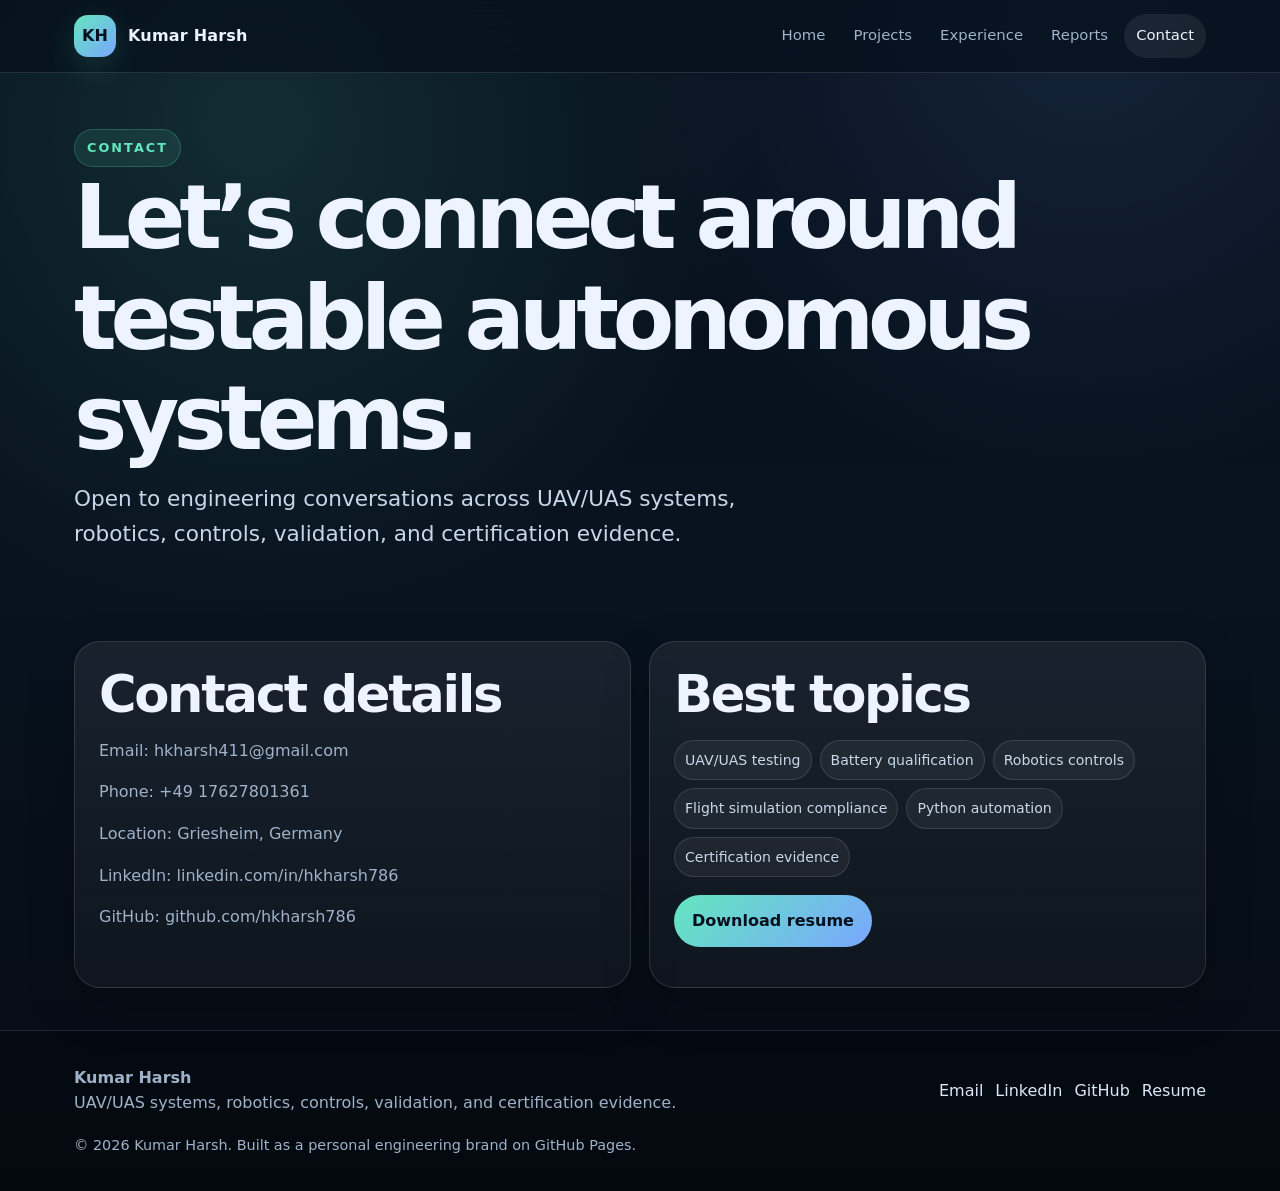
<file: contact.html>
<!DOCTYPE html>
<html lang="en">
<head>
  <meta charset="utf-8" />
  <meta name="viewport" content="width=device-width, initial-scale=1" />
  <meta name="description" content="Contact Kumar Harsh for UAV/UAS systems, robotics, controls, and certification engineering opportunities." />
  <title>Contact | Kumar Harsh</title>
  <link rel="stylesheet" href="styles.css" />
</head>
<body>
<a class="skip-link" href="#main">Skip to content</a>
<header class="site-header">
  <nav class="nav" aria-label="Main navigation">
    <a class="brand-mark" href="index.html"><span class="brand-logo">KH</span><span>Kumar Harsh</span></a>
    <button class="nav-toggle" aria-expanded="false" aria-controls="nav-links">Menu</button>
    <div class="nav-links" id="nav-links">
      <a href="index.html">Home</a>
      <a href="projects.html">Projects</a>
      <a href="experience.html">Experience</a>
      <a href="reports.html">Reports</a>
      <a class="active" href="contact.html">Contact</a>
    </div>
  </nav>
</header>
<main id="main">
  <section class="case-hero"><div class="container"><span class="kicker">Contact</span><h1>Let’s connect around testable autonomous systems.</h1><p class="lead">Open to engineering conversations across UAV/UAS systems, robotics, controls, validation, and certification evidence.</p></div></section>
  <section class="section compact"><div class="container grid two">
    <div class="card"><h2>Contact details</h2><p>Email: <a href="mailto:hkharsh411@gmail.com">hkharsh411@gmail.com</a></p><p>Phone: <a href="tel:+4917627801361">+49 17627801361</a></p><p>Location: Griesheim, Germany</p><p>LinkedIn: <a href="https://www.linkedin.com/in/hkharsh786/" target="_blank" rel="noopener">linkedin.com/in/hkharsh786</a></p><p>GitHub: <a href="https://github.com/hkharsh786" target="_blank" rel="noopener">github.com/hkharsh786</a></p></div>
    <div class="card"><h2>Best topics</h2><div class="pill-list"><span class="pill">UAV/UAS testing</span><span class="pill">Battery qualification</span><span class="pill">Robotics controls</span><span class="pill">Flight simulation compliance</span><span class="pill">Python automation</span><span class="pill">Certification evidence</span></div><p style="margin-top:18px"><a class="button primary" href="assets/resume/Kumar_Harsh_Professional_Resume.pdf" target="_blank" rel="noopener">Download resume</a></p></div>
  </div></section>
</main>
<footer class="footer">
  <div class="container footer-grid">
    <div>
      <strong>Kumar Harsh</strong><br />
      <span>UAV/UAS systems, robotics, controls, validation, and certification evidence.</span>
    </div>
    <div class="mini-links">
      <a href="mailto:hkharsh411@gmail.com">Email</a>
      <a href="https://www.linkedin.com/in/hkharsh786/" target="_blank" rel="noopener">LinkedIn</a>
      <a href="https://github.com/hkharsh786" target="_blank" rel="noopener">GitHub</a>
      <a href="assets/resume/Kumar_Harsh_Professional_Resume.pdf" target="_blank" rel="noopener">Resume</a>
    </div>
  </div>
  <div class="container" style="margin-top:18px;font-size:.9rem">© <span id="year"></span> Kumar Harsh. Built as a personal engineering brand on GitHub Pages.</div>
</footer>
<script src="script.js"></script>
</body></html>
</file>
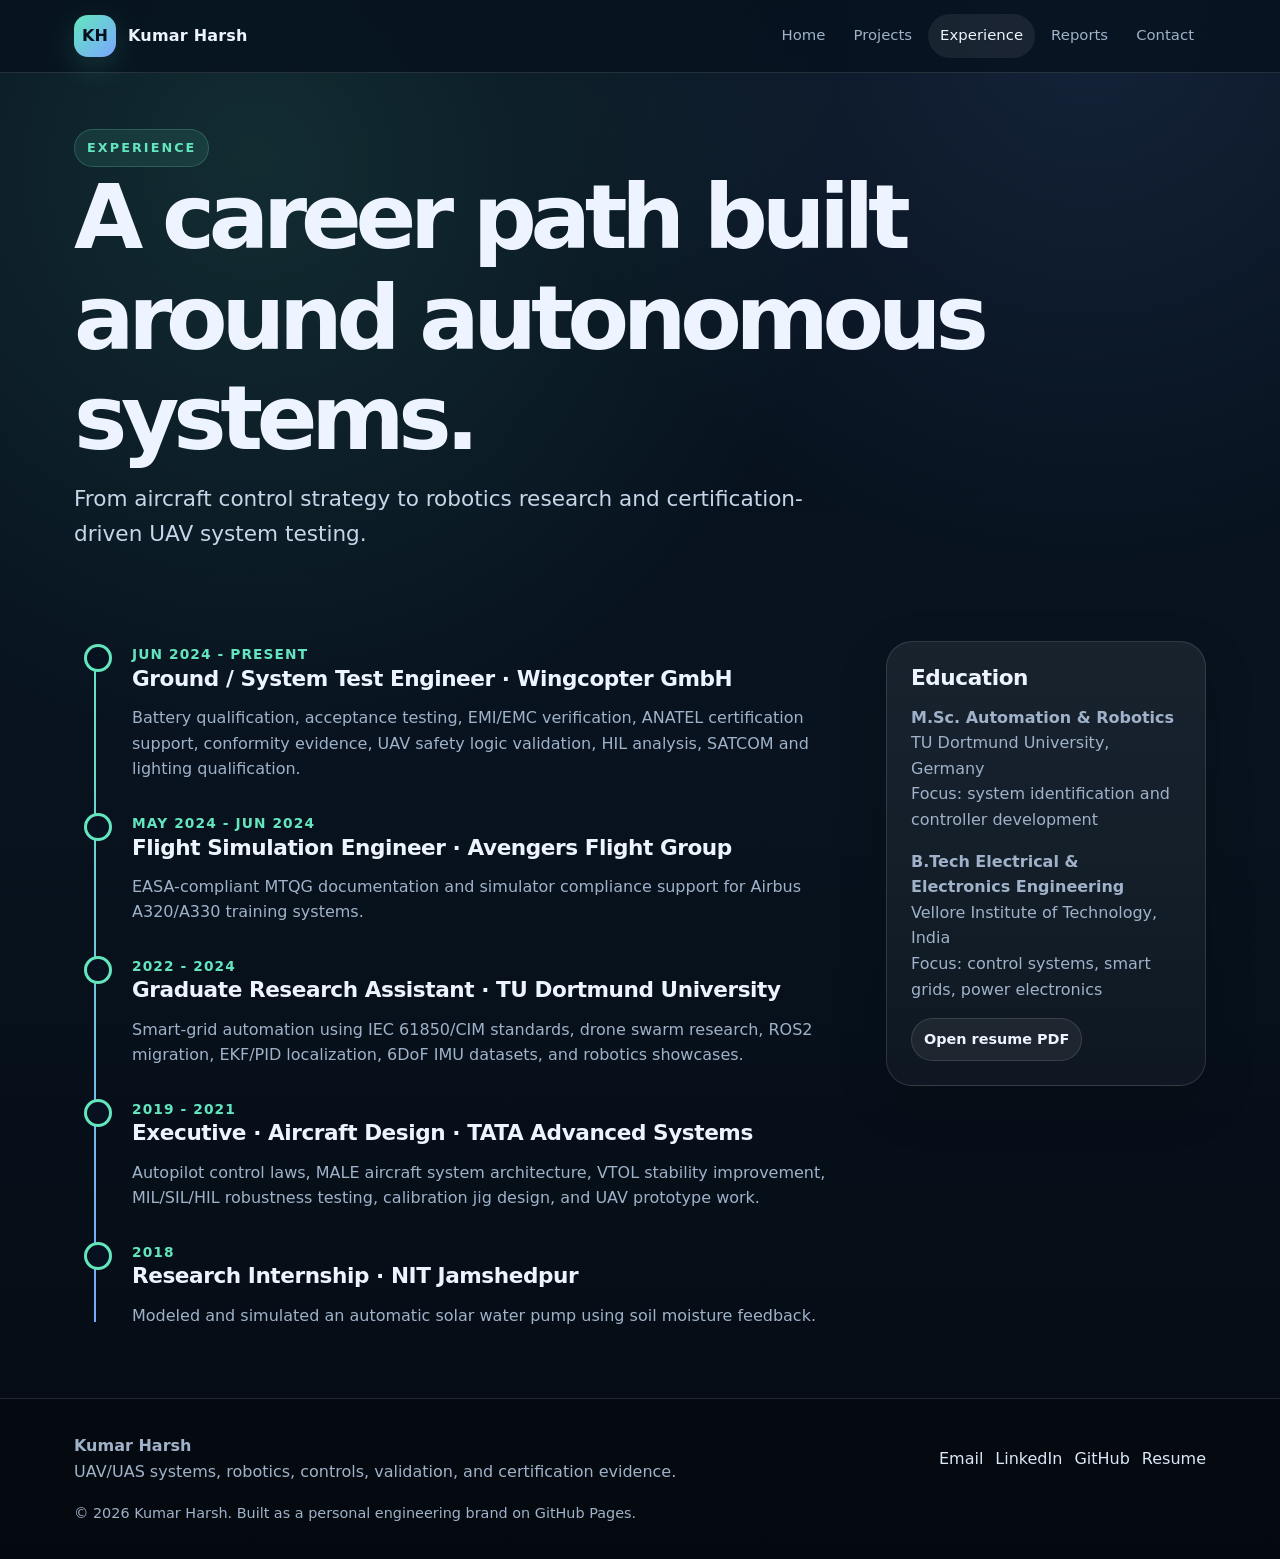
<file: experience.html>
<!DOCTYPE html>
<html lang="en">
<head>
  <meta charset="utf-8" />
  <meta name="viewport" content="width=device-width, initial-scale=1" />
  <meta name="description" content="Professional experience timeline for Kumar Harsh in UAV testing, flight simulation, robotics research, smart grids, and aircraft design." />
  <title>Experience | Kumar Harsh</title>
  <link rel="stylesheet" href="styles.css" />
</head>
<body>
<a class="skip-link" href="#main">Skip to content</a>
<header class="site-header">
  <nav class="nav" aria-label="Main navigation">
    <a class="brand-mark" href="index.html"><span class="brand-logo">KH</span><span>Kumar Harsh</span></a>
    <button class="nav-toggle" aria-expanded="false" aria-controls="nav-links">Menu</button>
    <div class="nav-links" id="nav-links">
      <a href="index.html">Home</a>
      <a href="projects.html">Projects</a>
      <a class="active" href="experience.html">Experience</a>
      <a href="reports.html">Reports</a>
      <a href="contact.html">Contact</a>
    </div>
  </nav>
</header>
<main id="main">
  <section class="case-hero"><div class="container"><span class="kicker">Experience</span><h1>A career path built around autonomous systems.</h1><p class="lead">From aircraft control strategy to robotics research and certification-driven UAV system testing.</p></div></section>
  <section class="section compact"><div class="container case-layout"><div>
    <div class="timeline">
      <article class="timeline-item"><span class="date">Jun 2024 - Present</span><h3>Ground / System Test Engineer · Wingcopter GmbH</h3><p>Battery qualification, acceptance testing, EMI/EMC verification, ANATEL certification support, conformity evidence, UAV safety logic validation, HIL analysis, SATCOM and lighting qualification.</p></article>
      <article class="timeline-item"><span class="date">May 2024 - Jun 2024</span><h3>Flight Simulation Engineer · Avengers Flight Group</h3><p>EASA-compliant MTQG documentation and simulator compliance support for Airbus A320/A330 training systems.</p></article>
      <article class="timeline-item"><span class="date">2022 - 2024</span><h3>Graduate Research Assistant · TU Dortmund University</h3><p>Smart-grid automation using IEC 61850/CIM standards, drone swarm research, ROS2 migration, EKF/PID localization, 6DoF IMU datasets, and robotics showcases.</p></article>
      <article class="timeline-item"><span class="date">2019 - 2021</span><h3>Executive · Aircraft Design · TATA Advanced Systems</h3><p>Autopilot control laws, MALE aircraft system architecture, VTOL stability improvement, MIL/SIL/HIL robustness testing, calibration jig design, and UAV prototype work.</p></article>
      <article class="timeline-item"><span class="date">2018</span><h3>Research Internship · NIT Jamshedpur</h3><p>Modeled and simulated an automatic solar water pump using soil moisture feedback.</p></article>
    </div>
  </div><aside class="card side-card"><h3>Education</h3><p><strong>M.Sc. Automation & Robotics</strong><br>TU Dortmund University, Germany<br>Focus: system identification and controller development</p><p><strong>B.Tech Electrical & Electronics Engineering</strong><br>Vellore Institute of Technology, India<br>Focus: control systems, smart grids, power electronics</p><a class="button small" href="assets/resume/Kumar_Harsh_Professional_Resume.pdf" target="_blank" rel="noopener">Open resume PDF</a></aside></div></section>
</main>
<footer class="footer">
  <div class="container footer-grid">
    <div>
      <strong>Kumar Harsh</strong><br />
      <span>UAV/UAS systems, robotics, controls, validation, and certification evidence.</span>
    </div>
    <div class="mini-links">
      <a href="mailto:hkharsh411@gmail.com">Email</a>
      <a href="https://www.linkedin.com/in/hkharsh786/" target="_blank" rel="noopener">LinkedIn</a>
      <a href="https://github.com/hkharsh786" target="_blank" rel="noopener">GitHub</a>
      <a href="assets/resume/Kumar_Harsh_Professional_Resume.pdf" target="_blank" rel="noopener">Resume</a>
    </div>
  </div>
  <div class="container" style="margin-top:18px;font-size:.9rem">© <span id="year"></span> Kumar Harsh. Built as a personal engineering brand on GitHub Pages.</div>
</footer>
<script src="script.js"></script>
</body></html>
</file>
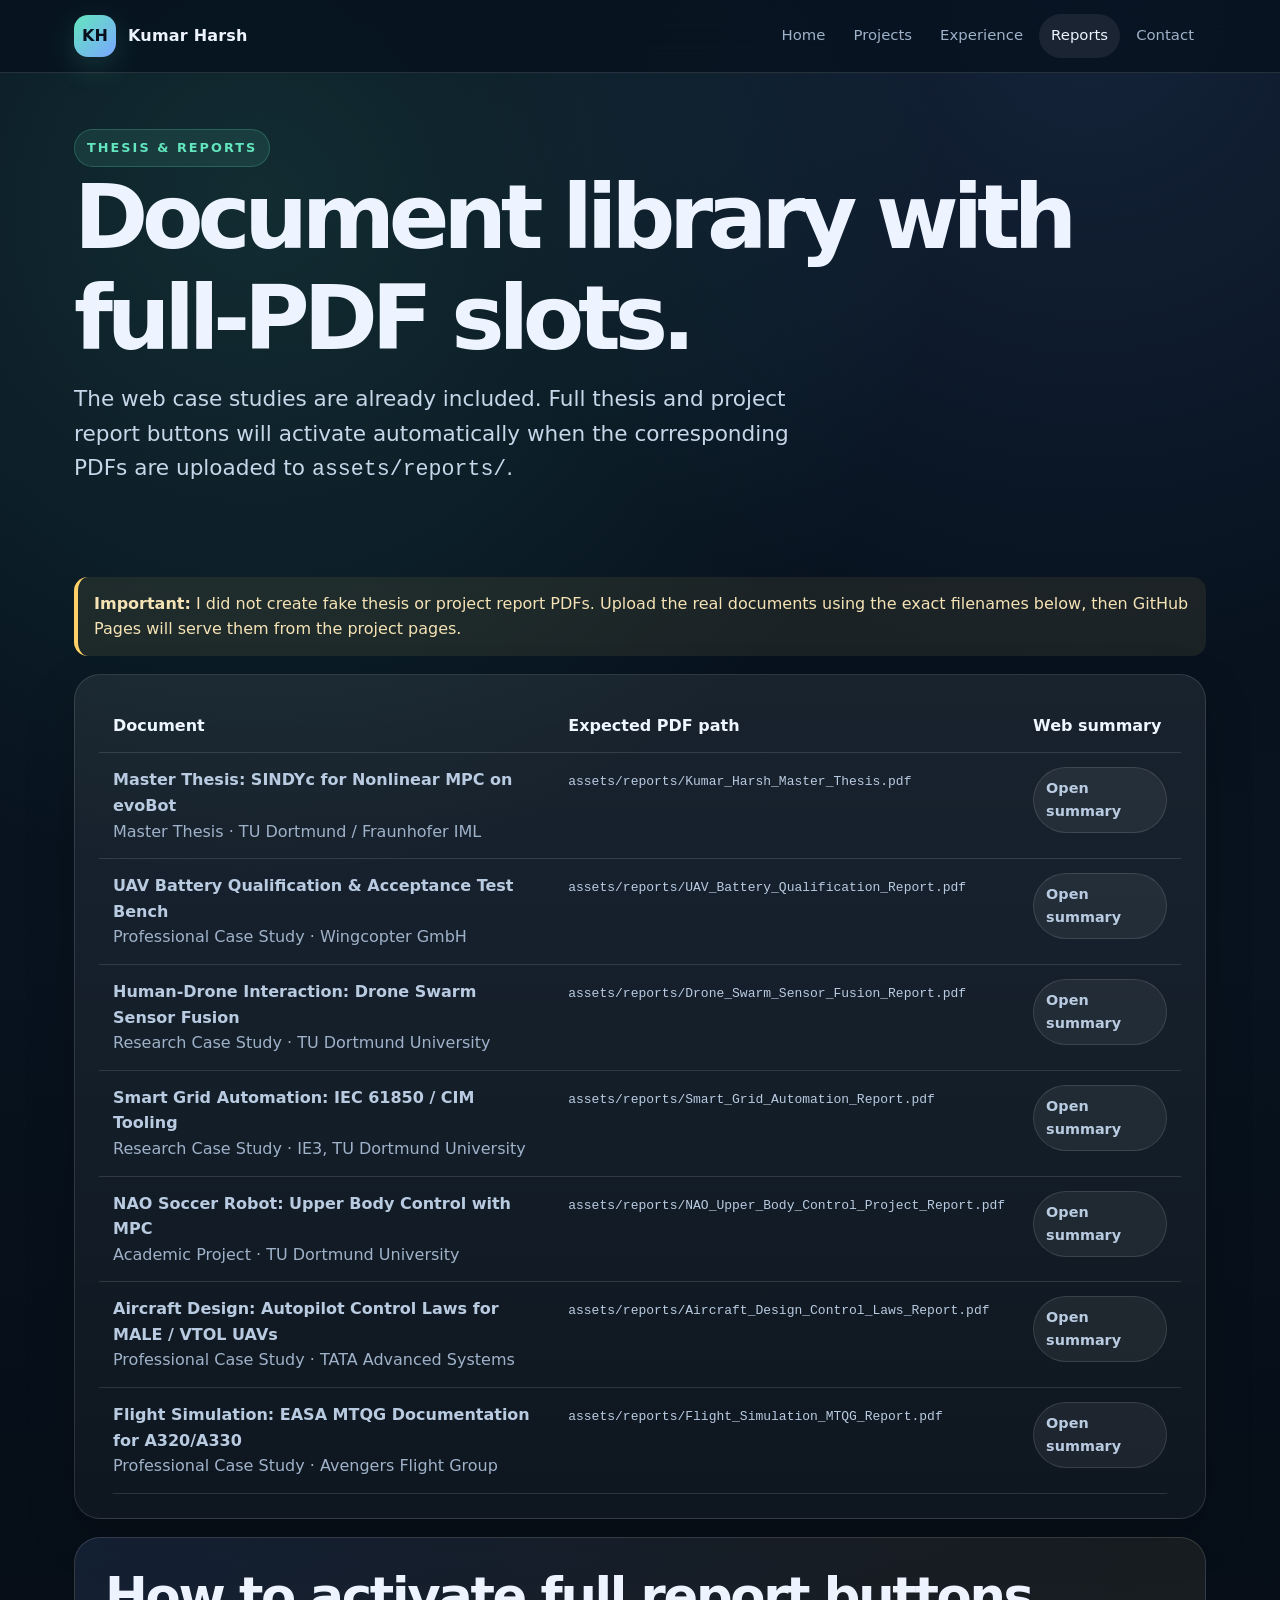
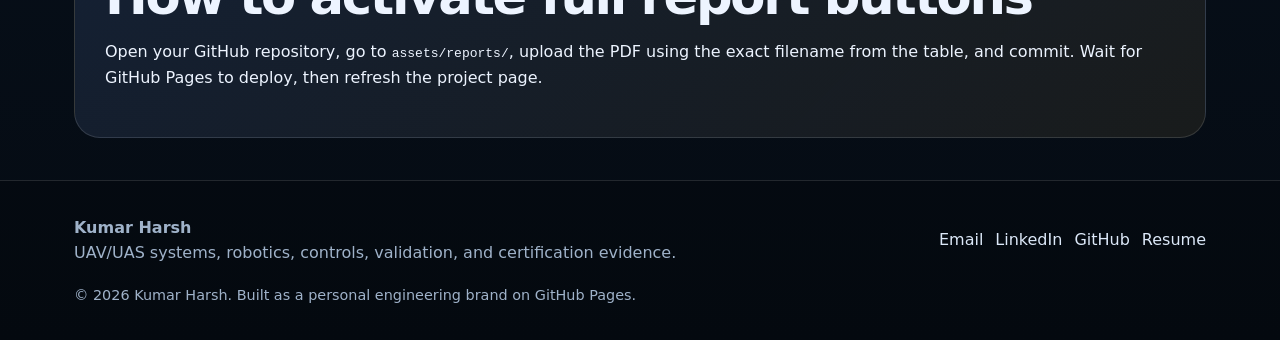
<file: reports.html>
<!DOCTYPE html>
<html lang="en">
<head>
  <meta charset="utf-8" />
  <meta name="viewport" content="width=device-width, initial-scale=1" />
  <meta name="description" content="Report and thesis library for Kumar Harsh portfolio website." />
  <title>Reports &amp; Thesis | Kumar Harsh</title>
  <link rel="stylesheet" href="styles.css" />
</head>
<body>
<a class="skip-link" href="#main">Skip to content</a>
<header class="site-header">
  <nav class="nav" aria-label="Main navigation">
    <a class="brand-mark" href="index.html"><span class="brand-logo">KH</span><span>Kumar Harsh</span></a>
    <button class="nav-toggle" aria-expanded="false" aria-controls="nav-links">Menu</button>
    <div class="nav-links" id="nav-links">
      <a href="index.html">Home</a>
      <a href="projects.html">Projects</a>
      <a href="experience.html">Experience</a>
      <a class="active" href="reports.html">Reports</a>
      <a href="contact.html">Contact</a>
    </div>
  </nav>
</header>
<main id="main">
  <section class="case-hero"><div class="container"><span class="kicker">Thesis & reports</span><h1>Document library with full-PDF slots.</h1><p class="lead">The web case studies are already included. Full thesis and project report buttons will activate automatically when the corresponding PDFs are uploaded to <code>assets/reports/</code>.</p></div></section>
  <section class="section compact"><div class="container">
    <div class="notice"><strong>Important:</strong> I did not create fake thesis or project report PDFs. Upload the real documents using the exact filenames below, then GitHub Pages will serve them from the project pages.</div>
    <div class="card" style="margin-top:18px;overflow:auto"><table class="table"><thead><tr><th>Document</th><th>Expected PDF path</th><th>Web summary</th></tr></thead><tbody><tr><td><strong>Master Thesis: SINDYc for Nonlinear MPC on evoBot</strong><br><span class="muted">Master Thesis · TU Dortmund / Fraunhofer IML</span></td><td><code>assets/reports/Kumar_Harsh_Master_Thesis.pdf</code></td><td><a class="button small" href="projects/master-thesis-sindyc-mpc.html">Open summary</a></td></tr><tr><td><strong>UAV Battery Qualification &amp; Acceptance Test Bench</strong><br><span class="muted">Professional Case Study · Wingcopter GmbH</span></td><td><code>assets/reports/UAV_Battery_Qualification_Report.pdf</code></td><td><a class="button small" href="projects/uav-battery-qualification.html">Open summary</a></td></tr><tr><td><strong>Human-Drone Interaction: Drone Swarm Sensor Fusion</strong><br><span class="muted">Research Case Study · TU Dortmund University</span></td><td><code>assets/reports/Drone_Swarm_Sensor_Fusion_Report.pdf</code></td><td><a class="button small" href="projects/drone-swarm-sensor-fusion.html">Open summary</a></td></tr><tr><td><strong>Smart Grid Automation: IEC 61850 / CIM Tooling</strong><br><span class="muted">Research Case Study · IE3, TU Dortmund University</span></td><td><code>assets/reports/Smart_Grid_Automation_Report.pdf</code></td><td><a class="button small" href="projects/smart-grid-automation.html">Open summary</a></td></tr><tr><td><strong>NAO Soccer Robot: Upper Body Control with MPC</strong><br><span class="muted">Academic Project · TU Dortmund University</span></td><td><code>assets/reports/NAO_Upper_Body_Control_Project_Report.pdf</code></td><td><a class="button small" href="projects/nao-upper-body-control.html">Open summary</a></td></tr><tr><td><strong>Aircraft Design: Autopilot Control Laws for MALE / VTOL UAVs</strong><br><span class="muted">Professional Case Study · TATA Advanced Systems</span></td><td><code>assets/reports/Aircraft_Design_Control_Laws_Report.pdf</code></td><td><a class="button small" href="projects/aircraft-design-controls.html">Open summary</a></td></tr><tr><td><strong>Flight Simulation: EASA MTQG Documentation for A320/A330</strong><br><span class="muted">Professional Case Study · Avengers Flight Group</span></td><td><code>assets/reports/Flight_Simulation_MTQG_Report.pdf</code></td><td><a class="button small" href="projects/flight-simulation-mtqg.html">Open summary</a></td></tr></tbody></table></div>
    <div class="callout" style="margin-top:18px"><h2>How to activate full report buttons</h2><p>Open your GitHub repository, go to <code>assets/reports/</code>, upload the PDF using the exact filename from the table, and commit. Wait for GitHub Pages to deploy, then refresh the project page.</p></div>
  </div></section>
</main>
<footer class="footer">
  <div class="container footer-grid">
    <div>
      <strong>Kumar Harsh</strong><br />
      <span>UAV/UAS systems, robotics, controls, validation, and certification evidence.</span>
    </div>
    <div class="mini-links">
      <a href="mailto:hkharsh411@gmail.com">Email</a>
      <a href="https://www.linkedin.com/in/hkharsh786/" target="_blank" rel="noopener">LinkedIn</a>
      <a href="https://github.com/hkharsh786" target="_blank" rel="noopener">GitHub</a>
      <a href="assets/resume/Kumar_Harsh_Professional_Resume.pdf" target="_blank" rel="noopener">Resume</a>
    </div>
  </div>
  <div class="container" style="margin-top:18px;font-size:.9rem">© <span id="year"></span> Kumar Harsh. Built as a personal engineering brand on GitHub Pages.</div>
</footer>
<script src="script.js"></script>
</body></html>
</file>
<file: styles.css>
:root{
  --bg:#07111f;
  --bg-soft:#0d1b2d;
  --panel:#101f33;
  --panel-2:#12263f;
  --text:#edf4ff;
  --muted:#9fb2c9;
  --line:rgba(255,255,255,.12);
  --accent:#63e6be;
  --accent-2:#7aa7ff;
  --accent-3:#ffd166;
  --danger:#ff7a90;
  --shadow:0 24px 70px rgba(0,0,0,.35);
  --radius:26px;
  --radius-sm:16px;
  --max:1180px;
}
*{box-sizing:border-box}
html{scroll-behavior:smooth}
body{
  margin:0;
  font-family:Inter,ui-sans-serif,system-ui,-apple-system,BlinkMacSystemFont,"Segoe UI",sans-serif;
  background:
    radial-gradient(circle at 20% 10%, rgba(99,230,190,.13), transparent 34%),
    radial-gradient(circle at 85% 0%, rgba(122,167,255,.13), transparent 30%),
    linear-gradient(180deg,#06101d 0%,#08131f 48%,#050b13 100%);
  color:var(--text);
  line-height:1.6;
}
a{color:inherit;text-decoration:none}
img{max-width:100%;display:block}
.container{max-width:var(--max);margin:0 auto;padding:0 24px}
.skip-link{position:absolute;left:-999px;top:auto;background:#fff;color:#000;padding:10px;border-radius:8px;z-index:1000}
.skip-link:focus{left:16px;top:16px}
.site-header{position:sticky;top:0;z-index:100;backdrop-filter:blur(18px);background:rgba(6,16,29,.75);border-bottom:1px solid var(--line)}
.nav{max-width:var(--max);margin:0 auto;padding:14px 24px;display:flex;align-items:center;justify-content:space-between;gap:18px}
.brand-mark{display:flex;align-items:center;gap:12px;font-weight:800;letter-spacing:.2px}
.brand-logo{width:42px;height:42px;border-radius:14px;display:grid;place-items:center;color:#06101d;background:linear-gradient(135deg,var(--accent),var(--accent-2));font-weight:900;box-shadow:0 10px 30px rgba(99,230,190,.16)}
.nav-links{display:flex;align-items:center;gap:4px;flex-wrap:wrap;justify-content:flex-end}
.nav-links a{font-size:.93rem;color:var(--muted);padding:10px 12px;border-radius:999px}
.nav-links a:hover,.nav-links a.active{color:var(--text);background:rgba(255,255,255,.07)}
.nav-toggle{display:none;background:rgba(255,255,255,.08);color:var(--text);border:1px solid var(--line);border-radius:999px;padding:9px 14px}
.hero{padding:80px 0 60px;position:relative;overflow:hidden}
.hero-grid{display:grid;grid-template-columns:1.15fr .85fr;gap:42px;align-items:center}
.kicker{display:inline-flex;align-items:center;gap:8px;font-size:.8rem;text-transform:uppercase;letter-spacing:.16em;font-weight:800;color:var(--accent);background:rgba(99,230,190,.1);border:1px solid rgba(99,230,190,.22);padding:8px 12px;border-radius:999px}
h1,h2,h3,h4{line-height:1.12;margin:0 0 14px}
h1{font-size:clamp(2.7rem,7vw,6.4rem);letter-spacing:-.07em}
h2{font-size:clamp(2rem,4vw,3.7rem);letter-spacing:-.045em}
h3{font-size:1.35rem;letter-spacing:-.02em}
p{margin:0 0 16px}.lead{font-size:clamp(1.08rem,2vw,1.35rem);color:#c7d6e9;max-width:760px}.muted{color:var(--muted)}
.gradient-text{background:linear-gradient(90deg,var(--accent),var(--accent-2) 60%,var(--accent-3));-webkit-background-clip:text;background-clip:text;color:transparent}
.hero-actions{display:flex;flex-wrap:wrap;gap:12px;margin-top:30px}.button{display:inline-flex;align-items:center;justify-content:center;gap:9px;padding:13px 18px;border-radius:999px;border:1px solid var(--line);font-weight:800;transition:.2s ease;background:rgba(255,255,255,.06)}
.button:hover{transform:translateY(-2px);background:rgba(255,255,255,.1)}.button.primary{background:linear-gradient(135deg,var(--accent),var(--accent-2));color:#06101d;border:0}.button.ghost{color:var(--text)}.button.small{padding:9px 12px;font-size:.9rem}.button.disabled{opacity:.55;cursor:not-allowed;pointer-events:none}
.hero-card{background:linear-gradient(180deg,rgba(255,255,255,.08),rgba(255,255,255,.03));border:1px solid var(--line);border-radius:var(--radius);box-shadow:var(--shadow);padding:22px;position:relative;overflow:hidden}
.hero-card:before{content:"";position:absolute;inset:-1px;background:linear-gradient(135deg,rgba(99,230,190,.28),transparent 36%,rgba(122,167,255,.22));opacity:.7;pointer-events:none}.hero-card>*{position:relative}.profile-wrap{display:grid;grid-template-columns:138px 1fr;gap:18px;align-items:center}.profile-wrap img{width:138px;height:138px;border-radius:28px;object-fit:cover;border:1px solid var(--line)}
.pill-list{display:flex;flex-wrap:wrap;gap:8px;margin-top:16px}.pill{border:1px solid var(--line);background:rgba(255,255,255,.05);border-radius:999px;padding:8px 10px;color:#c8d8ea;font-size:.88rem}
.stat-grid{display:grid;grid-template-columns:repeat(3,1fr);gap:10px;margin-top:18px}.stat{background:rgba(255,255,255,.05);border:1px solid var(--line);border-radius:18px;padding:14px}.stat strong{font-size:1.7rem;display:block;color:var(--accent)}.stat span{font-size:.82rem;color:var(--muted)}
.section{padding:70px 0}.section.compact{padding:42px 0}.section-head{display:flex;align-items:flex-end;justify-content:space-between;gap:28px;margin-bottom:28px}.section-head p{max-width:650px;color:var(--muted)}
.grid{display:grid;gap:18px}.grid.two{grid-template-columns:repeat(2,1fr)}.grid.three{grid-template-columns:repeat(3,1fr)}.grid.four{grid-template-columns:repeat(4,1fr)}
.card{background:linear-gradient(180deg,rgba(255,255,255,.07),rgba(255,255,255,.035));border:1px solid var(--line);border-radius:var(--radius);padding:24px;box-shadow:0 18px 50px rgba(0,0,0,.18)}.card:hover{border-color:rgba(99,230,190,.35)}.card .icon{width:48px;height:48px;border-radius:16px;background:rgba(99,230,190,.12);display:grid;place-items:center;margin-bottom:16px;color:var(--accent);font-weight:900}.card p,.case-meta p{color:var(--muted)}
.brand-panel{background:linear-gradient(135deg,rgba(99,230,190,.13),rgba(122,167,255,.11));border:1px solid rgba(255,255,255,.13);border-radius:var(--radius);padding:34px;display:grid;grid-template-columns:1fr 1fr;gap:28px;align-items:center}
.logo-wall{display:grid;grid-template-columns:repeat(2,1fr);gap:12px}.logo-tile{border:1px solid var(--line);background:rgba(6,16,29,.42);border-radius:20px;padding:18px;font-weight:800;color:#d7e4f5}
.timeline{position:relative}.timeline:before{content:"";position:absolute;left:20px;top:6px;bottom:6px;width:2px;background:linear-gradient(var(--accent),var(--accent-2))}.timeline-item{position:relative;padding-left:58px;margin:0 0 28px}.timeline-item:before{content:"";position:absolute;left:10px;top:3px;width:22px;height:22px;border-radius:999px;background:var(--bg);border:3px solid var(--accent)}.timeline-item .date{font-size:.86rem;color:var(--accent);font-weight:900;text-transform:uppercase;letter-spacing:.08em}.timeline-item p{color:var(--muted)}
.project-card{display:flex;flex-direction:column;min-height:100%;overflow:hidden;padding:0}.project-media{height:184px;background:#0f1f35;border-bottom:1px solid var(--line);display:grid;place-items:center;padding:12px}.project-body{padding:22px}.project-tags{display:flex;flex-wrap:wrap;gap:7px;margin:12px 0 18px}.tag{font-size:.78rem;color:#cfe0f5;border:1px solid rgba(255,255,255,.13);background:rgba(255,255,255,.05);padding:5px 8px;border-radius:999px}
.case-hero{padding:56px 0 32px}.case-layout{display:grid;grid-template-columns:1fr 320px;gap:26px;align-items:start}.side-card{position:sticky;top:92px}.case-section{background:rgba(255,255,255,.045);border:1px solid var(--line);border-radius:var(--radius);padding:28px;margin-bottom:18px}.case-section h2{font-size:2rem}.case-list{padding-left:20px;color:#c5d6ea}.case-list li{margin:8px 0}.diagram{background:#081625;border:1px solid var(--line);border-radius:22px;padding:16px;margin:18px 0}.diagram img{width:100%;height:auto;border-radius:12px}.report-box{border:1px dashed rgba(99,230,190,.45);background:rgba(99,230,190,.06);border-radius:22px;padding:18px;margin-top:18px}.report-status{font-size:.9rem;color:#b9cbe1;margin-top:8px}.report-status.missing{color:var(--accent-3)}
.metric-row{display:grid;grid-template-columns:repeat(3,1fr);gap:12px}.metric{border:1px solid var(--line);border-radius:18px;padding:16px;background:rgba(255,255,255,.04)}.metric strong{display:block;font-size:1.8rem;color:var(--accent)}.metric span{color:var(--muted);font-size:.9rem}
.callout{background:linear-gradient(135deg,rgba(122,167,255,.12),rgba(255,209,102,.08));border:1px solid rgba(255,255,255,.13);border-radius:var(--radius);padding:30px}.footer{border-top:1px solid var(--line);padding:34px 0;color:var(--muted);background:rgba(0,0,0,.2)}.footer-grid{display:flex;justify-content:space-between;gap:20px;align-items:center;flex-wrap:wrap}.footer a{color:#dce8f8}.mini-links{display:flex;gap:12px;flex-wrap:wrap}
.table{width:100%;border-collapse:collapse;overflow:hidden;border-radius:18px}.table th,.table td{padding:14px;border-bottom:1px solid var(--line);text-align:left;vertical-align:top}.table th{color:#eef6ff}.table td{color:#b9cbe1}.breadcrumbs{font-size:.9rem;color:var(--muted);margin-bottom:20px}.breadcrumbs a{color:#dce8f8}.filter-bar{display:flex;gap:10px;flex-wrap:wrap;margin-bottom:22px}.filter{border:1px solid var(--line);background:rgba(255,255,255,.05);color:var(--text);border-radius:999px;padding:10px 14px;cursor:pointer}.filter.active{background:linear-gradient(135deg,var(--accent),var(--accent-2));color:#06101d;border:0;font-weight:900}
.notice{border-left:4px solid var(--accent-3);padding:14px 16px;background:rgba(255,209,102,.08);border-radius:14px;color:#f5e3b5}.toc a{display:block;padding:10px 0;border-bottom:1px solid var(--line);color:#cfe0f5}.toc a:hover{color:var(--accent)}
@media(max-width:900px){.hero-grid,.brand-panel,.case-layout,.grid.two,.grid.three,.grid.four{grid-template-columns:1fr}.side-card{position:static}.section-head{display:block}.profile-wrap{grid-template-columns:96px 1fr}.profile-wrap img{width:96px;height:96px;border-radius:22px}.metric-row,.stat-grid{grid-template-columns:1fr}.nav-toggle{display:inline-flex}.nav-links{display:none;position:absolute;left:16px;right:16px;top:72px;background:#081625;border:1px solid var(--line);border-radius:20px;padding:10px;box-shadow:var(--shadow)}.nav-links.open{display:grid}.nav-links a{border-radius:14px}h1{font-size:3.2rem}.hero{padding-top:48px}}
@media(max-width:520px){.container,.nav{padding-left:16px;padding-right:16px}.hero-actions{display:grid}.button{width:100%}.section{padding:48px 0}.card,.case-section,.brand-panel{padding:20px}.project-media{height:140px}}
</file>
